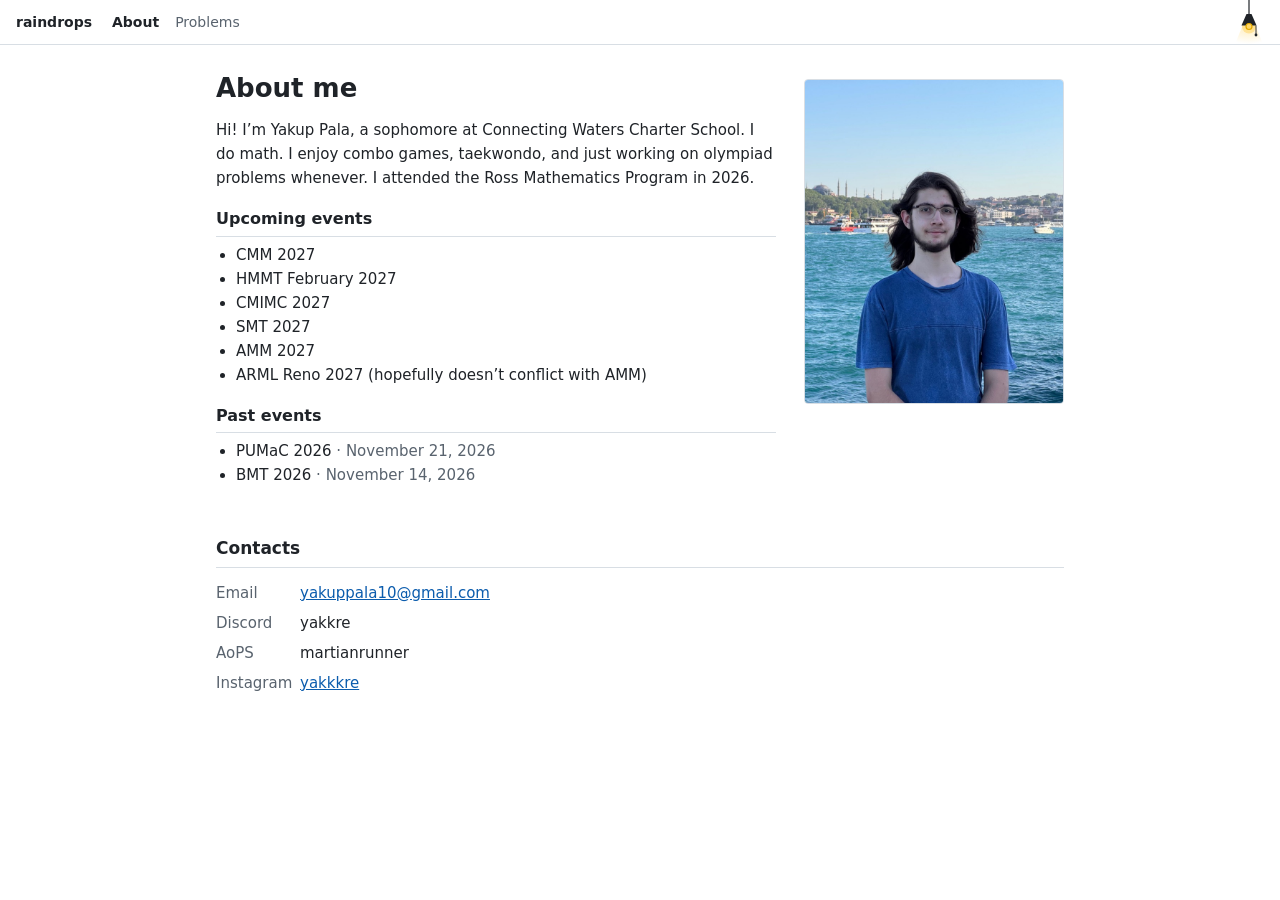
<file: index.html>
<!doctype html>
<html lang="en">
<head>
  <meta charset="utf-8">
  <script src="/theme.js?v=20261117-lamp"></script>
  <link rel="icon" href="/favicon.ico" sizes="any">
  <link rel="icon" href="/favicon.svg" type="image/svg+xml">
  <meta name="viewport" content="width=device-width,initial-scale=1">
  <meta name="description" content="Yakup Pala: about me, upcoming math competitions, and an olympiad problem catalogue classified by solution method.">
  <title>Yakup Pala · raindrops</title>
  <link rel="stylesheet" href="/site.css?v=20261127-events">
  <script src="/offline.js"></script>
</head>
<body>
  <a class="skip" href="#main">Skip to content</a>
  <header class="site-header">
    <a class="brand" href="/">raindrops</a>
    <nav aria-label="Main navigation"><a href="/" aria-current="page">About</a><a href="/problems/">Problems</a></nav>
  </header>
  <main id="main">
    <section class="intro">
      <div>
        <h1>About me</h1>
        <p>Hi! I’m Yakup Pala, a sophomore at Connecting Waters Charter School. I do math. I enjoy combo games, taekwondo, and just working on olympiad problems whenever. I attended the Ross Mathematics Program in 2026.</p>
        <h2 class="events-head">Upcoming events</h2>
        <ul class="events">
          <li>CMM 2027</li>
          <li>HMMT February 2027</li>
          <li>CMIMC 2027</li>
          <li>SMT 2027</li>
          <li>AMM 2027</li>
          <li>ARML Reno 2027 (hopefully doesn’t conflict with AMM)</li>
        </ul>
        <h2 class="events-head">Past events</h2>
        <ul class="events">
          <li>PUMaC 2026 <span class="when">· November 21, 2026</span></li>
          <li>BMT 2026 <span class="when">· November 14, 2026</span></li>
        </ul>
      </div>
      <figure class="photo">
        <img src="/images/me.jpg" width="720" height="900" alt="Yakup Pala standing by the water">
      </figure>
    </section>

    <h2>Contacts</h2>
    <ul class="links">
      <li><span class="k">Email</span><a href="mailto:yakuppala10@gmail.com">yakuppala10@gmail.com</a></li>
      <li><span class="k">Discord</span>yakkre</li>
      <li><span class="k">AoPS</span>martianrunner</li>
      <li><span class="k">Instagram</span><a href="https://www.instagram.com/yakkkre/">yakkkre</a></li>
    </ul>
  </main>
</body>
</html>
</file>
<file: site.css>
/* Home page styles. Colour tokens and header match problems/catalogue.css. */
:root{color-scheme:light;--bg:#fff;--fg:#1f2328;--muted:#59636e;--line:#d8dee4;--soft:#f6f8fa;--accent:#0b5cad;--mark:#fff3bf}
@media(prefers-color-scheme:dark){:root:not([data-theme=light]){color-scheme:dark;--bg:#16181b;--fg:#e6e8ea;--muted:#9aa3ad;--line:#353b42;--soft:#1f2327;--accent:#6cb2ff;--mark:#4a3f12}}
:root[data-theme=dark]{color-scheme:dark;--bg:#16181b;--fg:#e6e8ea;--muted:#9aa3ad;--line:#353b42;--soft:#1f2327;--accent:#6cb2ff;--mark:#4a3f12}
*{box-sizing:border-box}
body{margin:0;background:var(--bg);color:var(--fg);font:15px/1.6 system-ui,-apple-system,"Segoe UI",Roboto,sans-serif}
a{color:var(--accent)}
:focus-visible{outline:2px solid var(--accent);outline-offset:2px}
.skip{position:absolute;left:8px;top:-40px;background:var(--bg);padding:6px 10px;z-index:5}.skip:focus{top:8px}

.site-header{display:flex;align-items:center;gap:20px;padding:8px 16px;border-bottom:1px solid var(--line);font-size:14px;line-height:1.45}
.brand{font-weight:600;color:var(--fg);text-decoration:none}
.site-header nav{display:flex;gap:16px}.site-header nav a{color:var(--muted);text-decoration:none}.site-header nav [aria-current]{color:var(--fg);font-weight:600}

main{max-width:880px;margin:0 auto;padding:28px 16px 48px}
h1{font-size:26px;font-weight:600;margin:0 0 14px;line-height:1.2}
h2{font-size:17px;font-weight:600;margin:36px 0 10px;padding-bottom:4px;border-bottom:1px solid var(--line)}
p{margin:0 0 12px}

.intro{display:grid;grid-template-columns:minmax(0,1fr) 260px;gap:28px;align-items:start}
.photo{margin:6px 0 0;border:1px solid var(--line);border-radius:4px;background:var(--soft);overflow:hidden}
.photo img{display:block;width:100%;height:auto}
.events{margin:0 0 12px;padding-left:20px}
.events-head{font-size:1rem;margin:16px 0 6px}
.events .when{color:var(--muted)}

.links{list-style:none;padding:0;margin:0}
.links li{padding:3px 0}
.links .k{display:inline-block;min-width:84px;color:var(--muted)}


@media(max-width:640px){
  main{padding-top:20px}
  .intro{grid-template-columns:1fr;gap:16px}
  .photo{width:min(260px,70%);margin-top:0}
}
</file>
